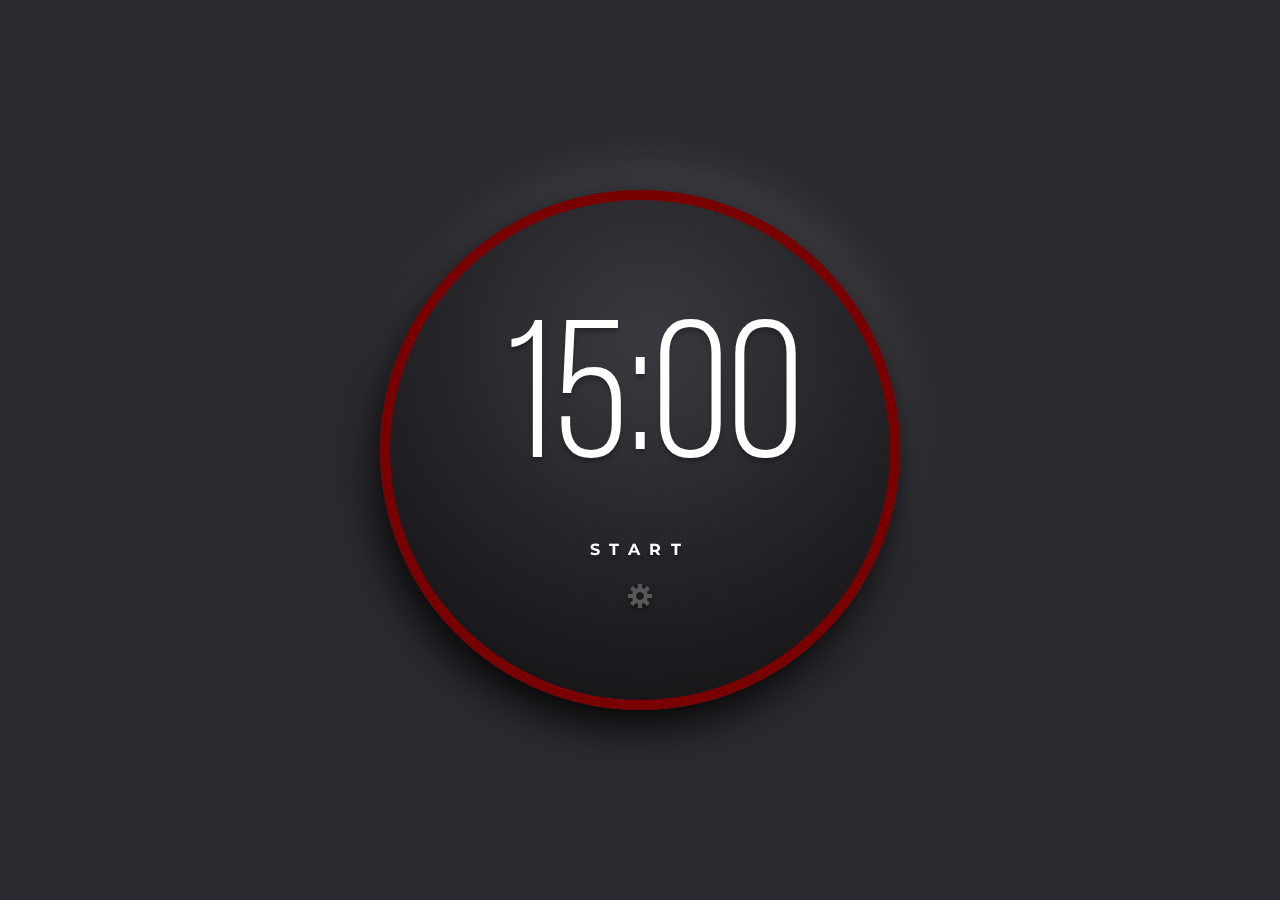
<file: Challenge 1/index.html>
<!DOCTYPE html>
<html lang="en" class="page">
<head>
  <meta charset="UTF-8">
  <meta http-equiv="X-UA-Compatible" content="IE=edge">
  <meta name="viewport" content="width=device-width, initial-scale=1.0">
  <title>Challenge 1</title>
  <link rel="stylesheet" href="css/style.css">
</head>
<body class="page__body">
  <section class="timer">
    <div class="timer__inner">
      <div class="timer__time">
        <input class="timer__minutes" value="15" readonly>:
        <input class="timer__seconds"value="00" readonly>
      </div>
      <button class="timer__toggle">START</button>
      <button class="timer__settings"></button>
    </div>
  </section>

  <script defer src="./main.js"></script>
</body>
</html>
</file>
<file: Challenge 1/css/style.css>
@import 'fonts.css';
@import 'variables.css';
@import 'page.css';
@import 'timer.css';
</file>
